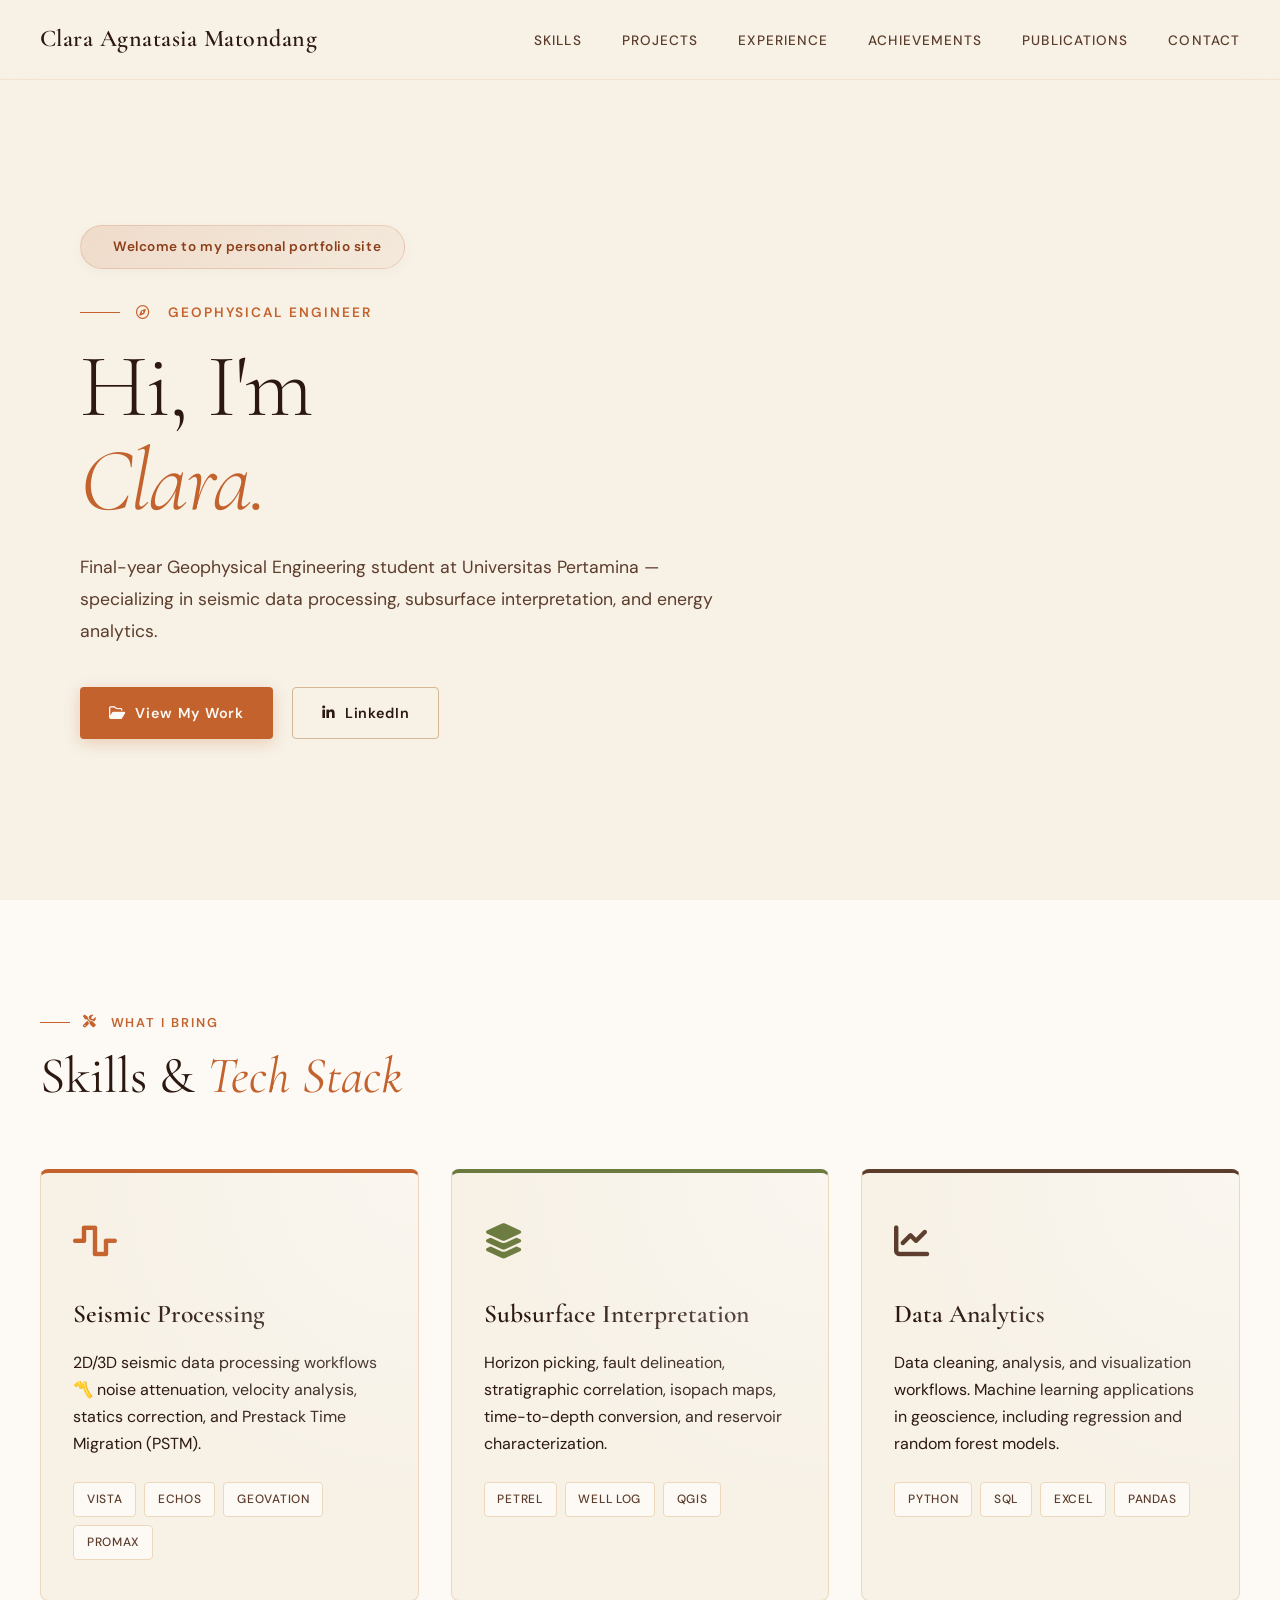
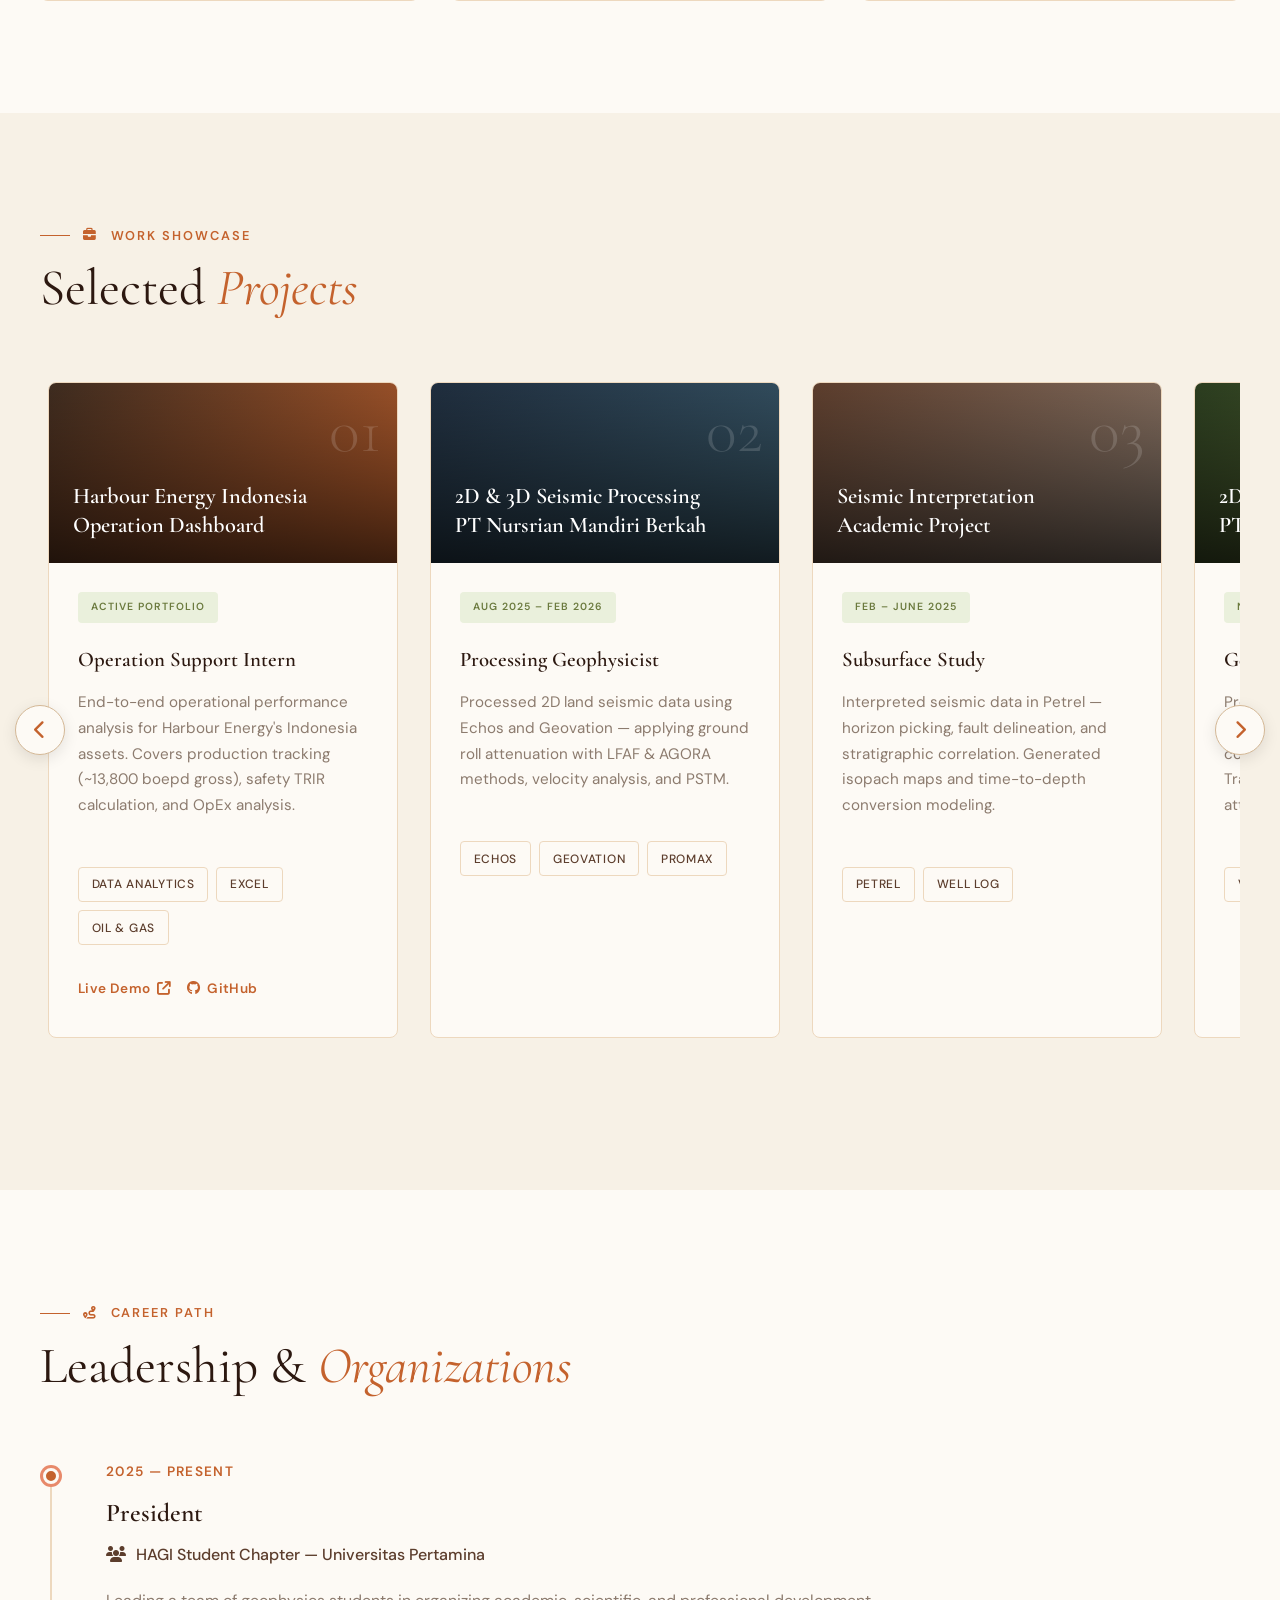
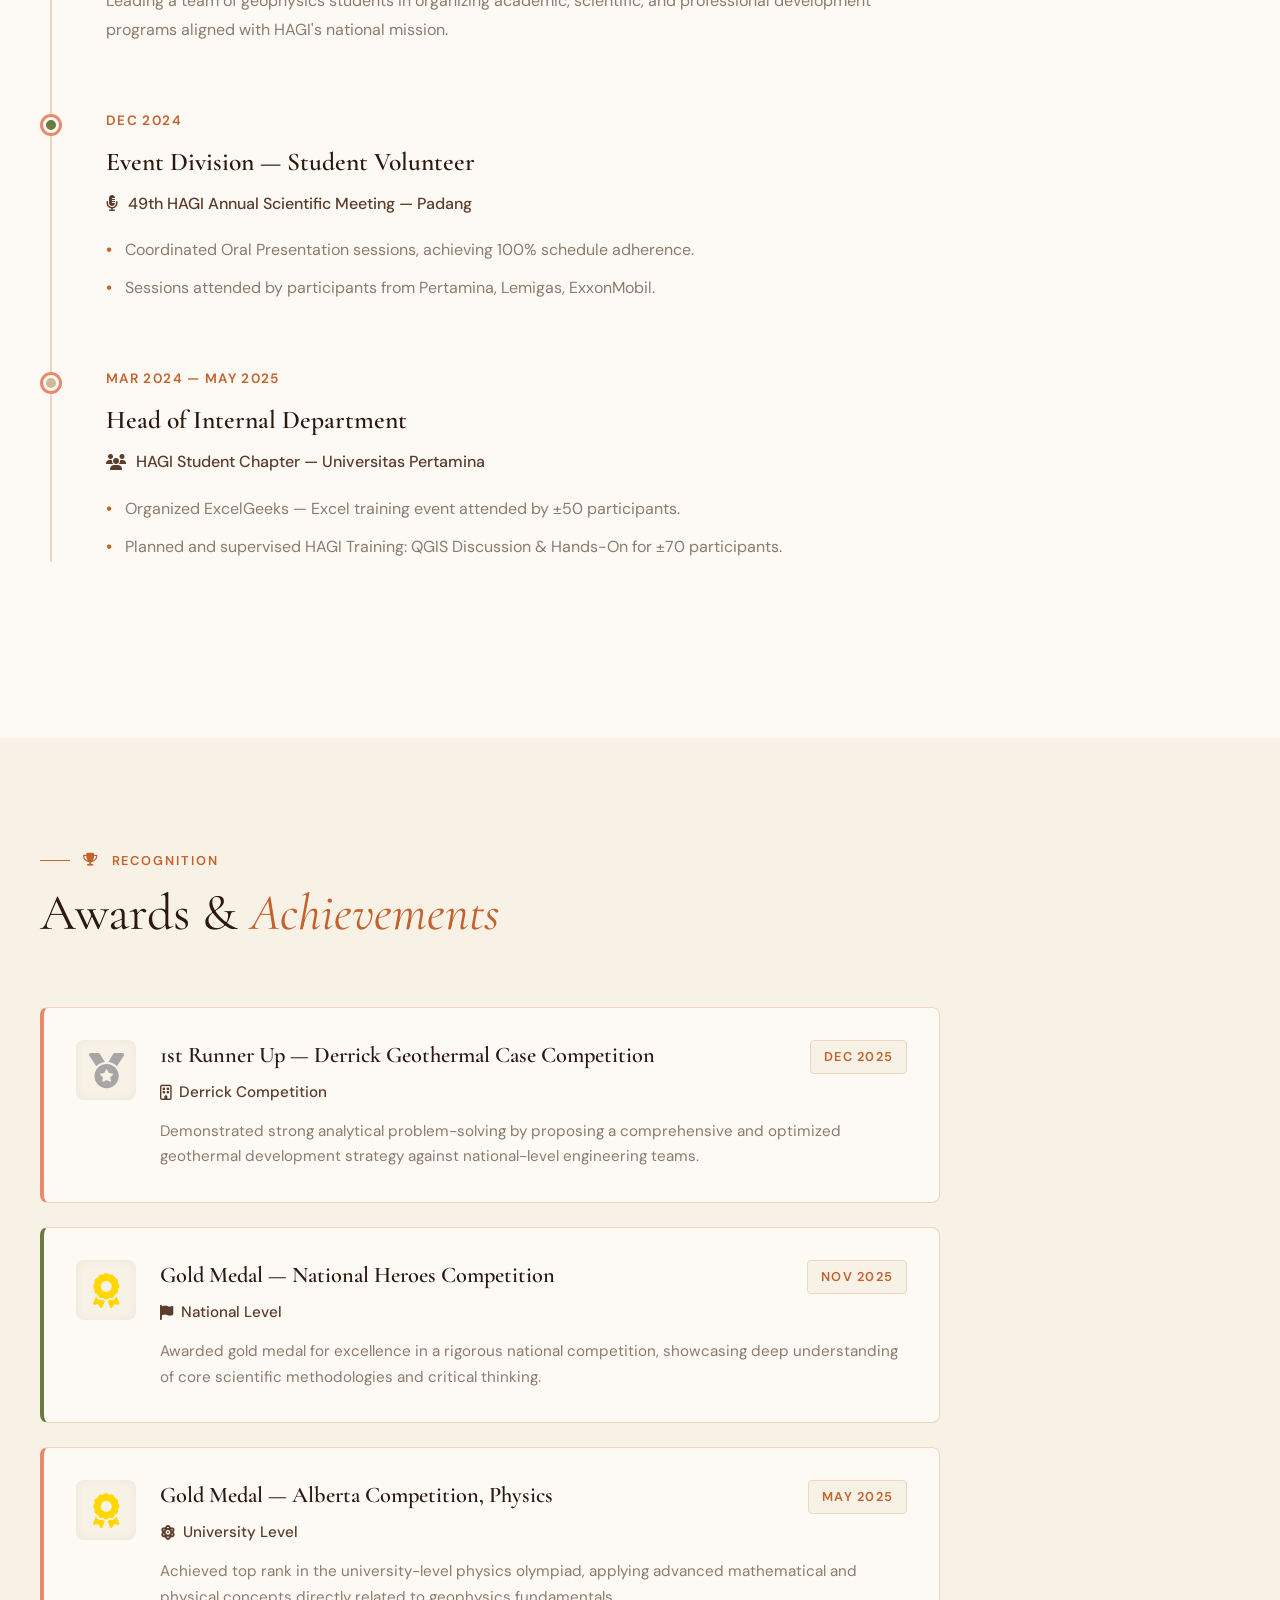
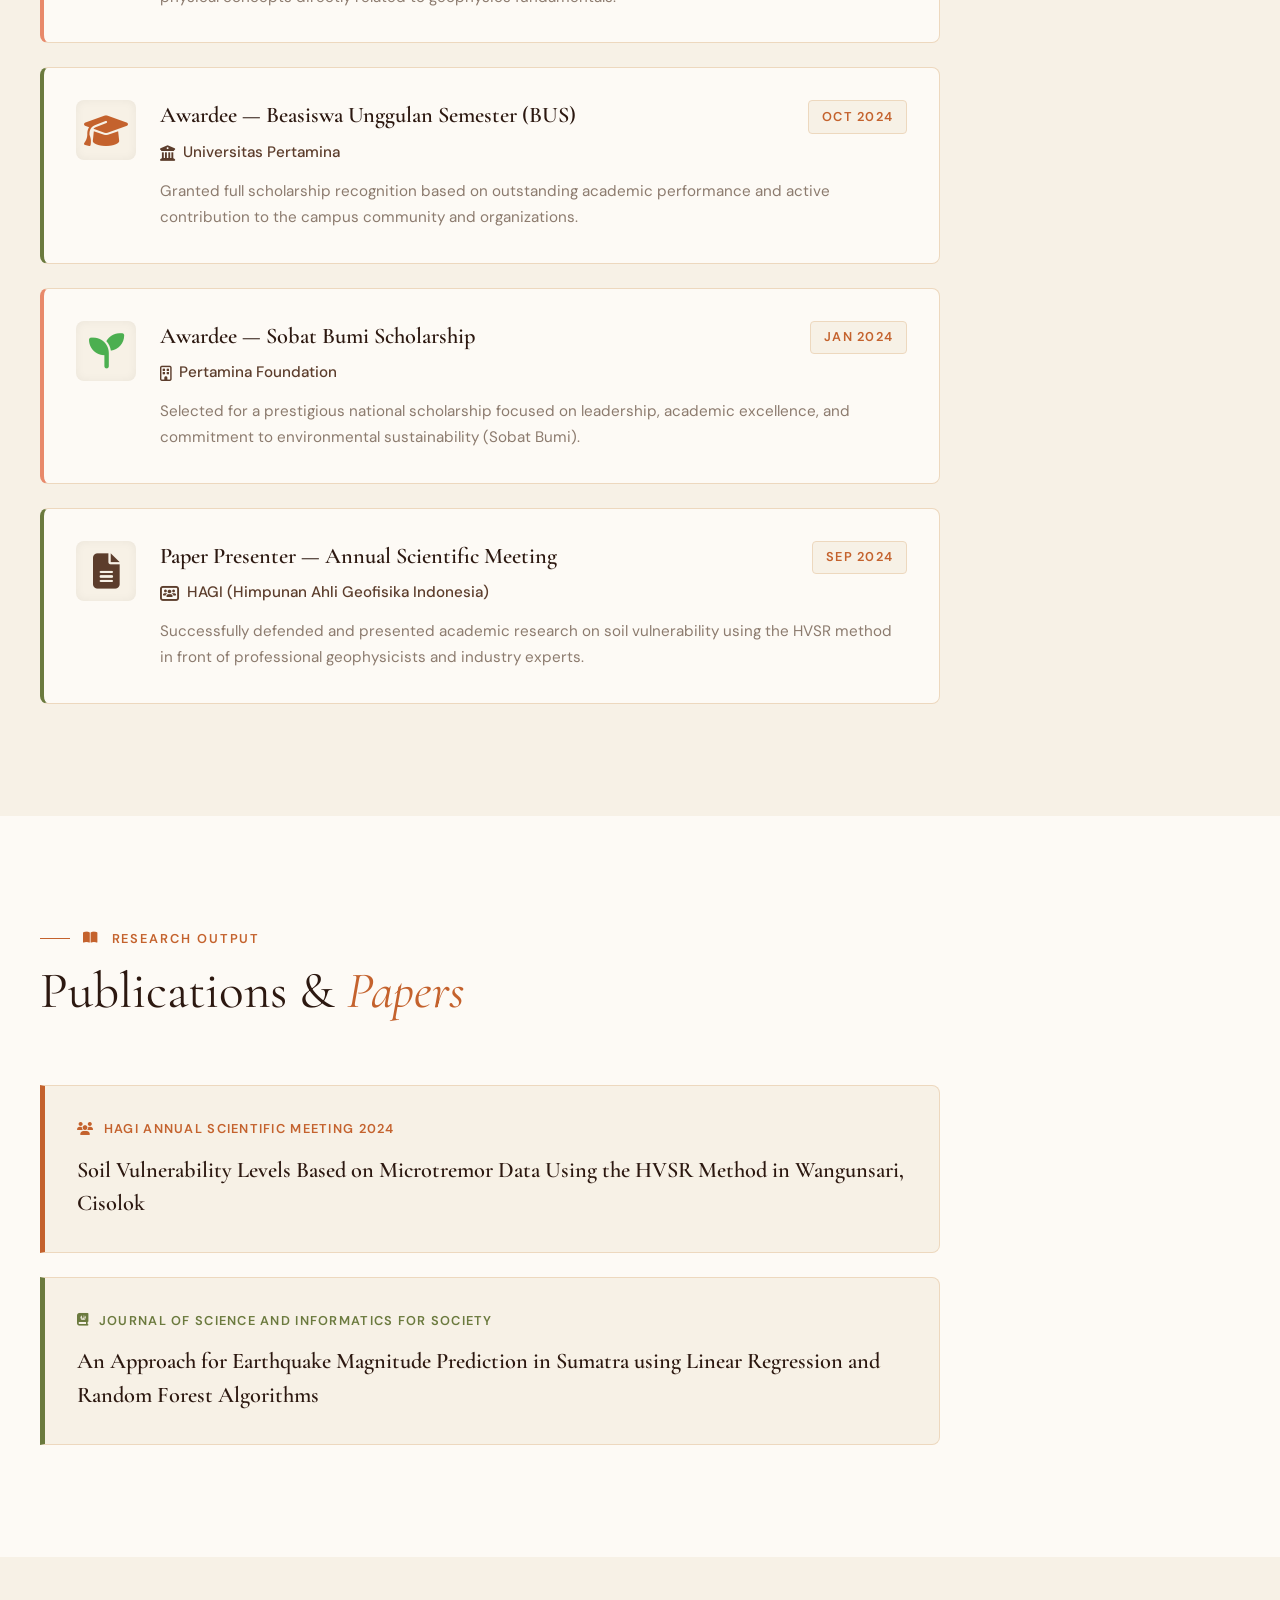
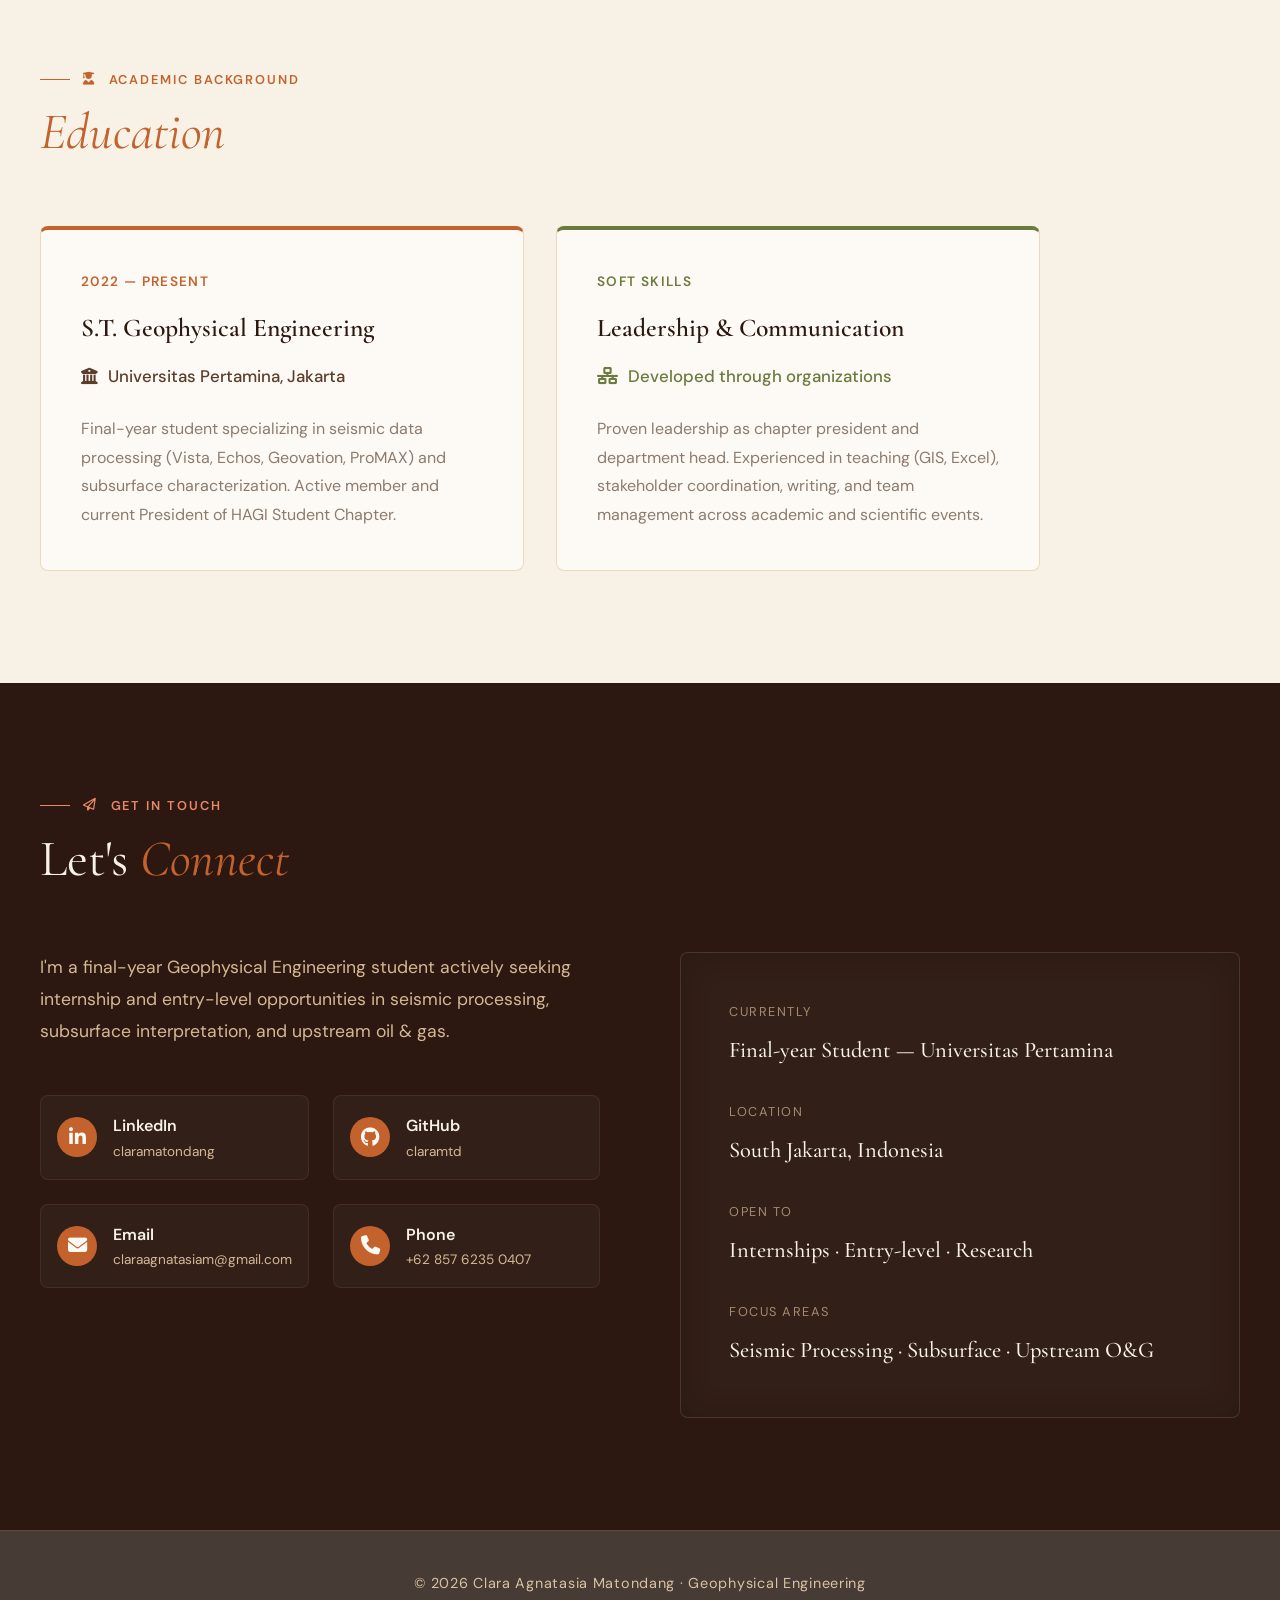
<file: index.html>
<!DOCTYPE html>
<html lang="en">
<head>
<meta charset="UTF-8">
<meta name="viewport" content="width=device-width, initial-scale=1.0">
<title>Clara Agnatasia Matondang — Portfolio</title>
<link rel="preconnect" href="https://fonts.googleapis.com">
<link rel="preconnect" href="https://fonts.gstatic.com" crossorigin>
<link href="https://fonts.googleapis.com/css2?family=Cormorant+Garamond:ital,wght@0,300;0,400;0,500;0,600;1,300;1,400&family=DM+Sans:wght@300;400;500;600&display=swap" rel="stylesheet">
<link rel="stylesheet" href="https://cdnjs.cloudflare.com/ajax/libs/font-awesome/6.4.0/css/all.min.css">
<style>
  :root {
    --cream: #F7F1E6;
    --cream-dark: #EDE4D2;
    --terracotta: #C4622D;
    --terracotta-light: #E8896A;
    --terracotta-dark: #8C3E18;
    --brown: #2C1810;
    --brown-mid: #5C3D2C;
    --olive: #6B7A3E;
    --olive-light: #9CAA6A;
    --sand: #D4B896;
    --sand-light: #EDD8BE;
    --muted: #8C7B6E;
    --white: #FDFAF5;
    
    --max-width: 1200px;
    --transition-smooth: all 0.4s cubic-bezier(0.165, 0.84, 0.44, 1);
  }

  * { margin: 0; padding: 0; box-sizing: border-box; }

  html { scroll-behavior: smooth; }

  body {
    background: var(--cream);
    color: var(--brown);
    font-family: 'DM Sans', sans-serif;
    font-size: 16px;
    line-height: 1.7;
    overflow-x: hidden;
  }

  /* CUSTOM SCROLLBAR FOR BODY */
  ::-webkit-scrollbar { width: 10px; }
  ::-webkit-scrollbar-track { background: var(--cream); }
  ::-webkit-scrollbar-thumb { background: var(--sand); border-radius: 10px; }
  ::-webkit-scrollbar-thumb:hover { background: var(--terracotta-light); }

  /* SCROLL ANIMATION CLASSES */
  .fade-up {
    opacity: 0;
    transform: translateY(30px);
    transition: opacity 0.8s ease-out, transform 0.8s ease-out;
  }
  .fade-up.show {
    opacity: 1;
    transform: translateY(0);
  }

  /* GLOBAL SECTION NAVIGATOR WIDGET */
  .section-nav-widget {
    position: fixed;
    right: 2rem;
    bottom: 2.5rem;
    z-index: 999;
    display: flex;
    flex-direction: column;
    gap: 0.6rem;
    opacity: 0; /* Hidden by default at top */
    transform: translateY(20px);
    pointer-events: none;
    transition: var(--transition-smooth);
  }
  .section-nav-widget.visible {
    opacity: 1;
    transform: translateY(0);
    pointer-events: auto;
  }
  .nav-btn {
    width: 48px; height: 48px;
    border-radius: 50%;
    background: rgba(247, 241, 230, 0.95);
    border: 1px solid var(--terracotta-light);
    color: var(--terracotta);
    font-size: 1.2rem;
    cursor: pointer;
    box-shadow: 0 4px 15px rgba(0,0,0,0.08);
    display: flex; align-items: center; justify-content: center;
    transition: var(--transition-smooth);
    backdrop-filter: blur(5px);
  }
  .nav-btn:hover {
    background: var(--terracotta);
    color: var(--white);
    border-color: var(--terracotta);
    transform: translateY(-2px);
  }

  /* NAV */
  nav {
    position: fixed; top: 0; left: 0; right: 0; z-index: 100;
    background: rgba(247, 241, 230, 0.85);
    backdrop-filter: blur(16px);
    -webkit-backdrop-filter: blur(16px);
    border-bottom: 1px solid rgba(237, 216, 190, 0.5);
    padding: 1.2rem 2.5rem;
    display: flex; justify-content: space-between; align-items: center;
    transition: var(--transition-smooth);
  }

  .nav-logo {
    font-family: 'Cormorant Garamond', serif;
    font-size: 1.5rem; font-weight: 600;
    color: var(--brown);
    text-decoration: none;
    letter-spacing: 0.02em;
    transition: color 0.3s;
  }
  
  .nav-logo:hover { color: var(--terracotta); }

  .nav-links { display: flex; gap: 2.5rem; list-style: none; }

  .nav-links a {
    font-size: 0.85rem; font-weight: 500; letter-spacing: 0.08em;
    text-transform: uppercase; color: var(--brown-mid);
    text-decoration: none; transition: var(--transition-smooth);
    position: relative;
  }

  .nav-links a::after {
    content: ''; position: absolute; width: 0; height: 1px;
    bottom: -4px; left: 0; background-color: var(--terracotta);
    transition: var(--transition-smooth);
  }

  .nav-links a:hover { color: var(--terracotta); }
  .nav-links a:hover::after { width: 100%; }

  /* HERO */
  .hero {
    min-height: 100vh;
    padding: 8rem 2.5rem 4rem;
    display: flex;
    align-items: center;
    max-width: var(--max-width);
    margin: 0 auto;
    position: relative;
  }

  .hero-text { max-width: 850px; }

  .hero-welcome {
    font-size: 0.85rem; font-weight: 600; color: var(--terracotta-dark);
    background: linear-gradient(135deg, rgba(196, 98, 45, 0.15) 0%, rgba(196, 98, 45, 0.05) 100%);
    padding: 0.6rem 1.4rem; border-radius: 50px;
    display: inline-flex; align-items: center; gap: 0.6rem;
    margin-bottom: 2rem; letter-spacing: 0.04em;
    border: 1px solid rgba(196, 98, 45, 0.2);
    box-shadow: 0 4px 15px rgba(0,0,0,0.03);
  }

  .hero-eyebrow {
    font-size: 0.85rem; letter-spacing: 0.15em; text-transform: uppercase;
    color: var(--terracotta); font-weight: 600; margin-bottom: 1rem;
    display: flex; align-items: center; gap: 1rem;
  }

  .hero-eyebrow::before {
    content: ''; display: block; width: 40px; height: 1px;
    background: var(--terracotta);
  }

  h1.hero-name {
    font-family: 'Cormorant Garamond', serif;
    font-size: clamp(3.5rem, 7vw, 6rem);
    font-weight: 300; line-height: 1.05;
    color: var(--brown); margin-bottom: 1.5rem;
    letter-spacing: -0.02em;
  }

  h1.hero-name em {
    font-style: italic; color: var(--terracotta);
  }

  .hero-tagline {
    font-size: 1.1rem; color: var(--brown-mid); margin-bottom: 2.5rem;
    font-weight: 400; max-width: 650px; line-height: 1.8;
  }

  .hero-cta { display: flex; gap: 1.2rem; flex-wrap: wrap; }

  .btn {
    display: inline-flex; align-items: center; gap: 0.6rem;
    padding: 0.8rem 1.8rem; border-radius: 4px; font-size: 0.9rem;
    font-weight: 600; letter-spacing: 0.05em; text-decoration: none;
    transition: var(--transition-smooth); cursor: pointer; border: none;
  }

  .btn-primary {
    background: var(--terracotta); color: var(--white);
    box-shadow: 0 4px 15px rgba(196, 98, 45, 0.25);
  }

  .btn-primary:hover { 
    background: var(--terracotta-dark); 
    transform: translateY(-3px);
    box-shadow: 0 8px 20px rgba(196, 98, 45, 0.35);
  }

  .btn-outline {
    background: transparent; color: var(--brown);
    border: 1px solid var(--sand); 
  }

  .btn-outline:hover { 
    border-color: var(--terracotta); color: var(--terracotta); 
    background: rgba(196, 98, 45, 0.05);
    transform: translateY(-3px);
  }

  /* SECTION STRUCTURE */
  .scroll-section { padding: 7rem 2.5rem; }
  .scroll-section:nth-child(even) { background: var(--white); }

  .section-inner { max-width: var(--max-width); margin: 0 auto; }

  .section-label {
    font-size: 0.8rem; letter-spacing: 0.15em; text-transform: uppercase;
    color: var(--terracotta); font-weight: 600; margin-bottom: 0.8rem;
    display: flex; align-items: center; gap: 0.8rem;
  }

  .section-label::before {
    content: ''; display: block; width: 30px; height: 1px;
    background: var(--terracotta);
  }

  h2.section-title {
    font-family: 'Cormorant Garamond', serif;
    font-size: clamp(2.2rem, 4vw, 3.5rem);
    font-weight: 400; line-height: 1.15; color: var(--brown);
    margin-bottom: 4rem;
  }

  h2.section-title em { font-style: italic; color: var(--terracotta); }

  /* SKILLS */
  .skills-grid {
    display: grid; 
    grid-template-columns: repeat(auto-fit, minmax(320px, 1fr)); 
    gap: 2rem;
  }

  .skill-card {
    background: var(--cream); border: 1px solid var(--sand-light);
    border-radius: 8px; padding: 2.5rem 2rem;
    border-top: 4px solid var(--terracotta);
    transition: var(--transition-smooth);
    position: relative; overflow: hidden;
  }

  .skill-card::after {
    content: ''; position: absolute; inset: 0;
    background: radial-gradient(circle at top right, rgba(255,255,255,0.4) 0%, transparent 60%);
    pointer-events: none;
  }

  .skill-card:hover { 
    transform: translateY(-10px); 
    box-shadow: 0 15px 30px rgba(0,0,0,0.06);
    border-color: var(--sand);
  }

  .skill-card:nth-child(2) { border-top-color: var(--olive); }
  .skill-card:nth-child(3) { border-top-color: var(--brown-mid); }

  .skill-icon {
    font-size: 2.2rem; margin-bottom: 1.2rem;
    transition: transform 0.4s ease; color: var(--terracotta);
  }
  
  .skill-card:nth-child(2) .skill-icon { color: var(--olive); }
  .skill-card:nth-child(3) .skill-icon { color: var(--brown-mid); }

  .skill-card:hover .skill-icon { transform: scale(1.1) rotate(5deg); }

  .skill-card h3 {
    font-family: 'Cormorant Garamond', serif;
    font-size: 1.6rem; font-weight: 600; margin-bottom: 0.8rem;
    color: var(--brown);
  }

  .skill-tags {
    display: flex; flex-wrap: wrap; gap: 0.5rem; margin-top: 1.5rem;
  }

  .tag {
    font-size: 0.75rem; letter-spacing: 0.06em; text-transform: uppercase;
    padding: 0.4rem 0.8rem; border-radius: 4px;
    background: var(--white); color: var(--brown-mid);
    border: 1px solid var(--sand-light); font-weight: 500;
    transition: var(--transition-smooth);
  }
  
  .tag:hover {
    background: var(--terracotta); color: var(--white);
    border-color: var(--terracotta); transform: translateY(-2px);
  }

  /* PROJECTS - HORIZONTAL SCROLL WITH ARROWS */
  .projects-container {
    position: relative;
    width: 100%;
  }

  /* Slider Arrows */
  .slider-btn {
    position: absolute;
    top: 50%;
    transform: translateY(-50%);
    width: 50px; height: 50px;
    background: var(--white);
    border: 1px solid var(--sand);
    color: var(--terracotta);
    border-radius: 50%;
    display: flex; align-items: center; justify-content: center;
    font-size: 1.2rem;
    cursor: pointer;
    box-shadow: 0 4px 15px rgba(0,0,0,0.1);
    z-index: 10;
    transition: var(--transition-smooth);
  }
  .slider-btn:hover {
    background: var(--terracotta);
    color: var(--white);
    border-color: var(--terracotta);
    box-shadow: 0 6px 20px rgba(196, 98, 45, 0.3);
  }
  .slider-btn.left { left: -25px; }
  .slider-btn.right { right: -25px; }
  
  /* Sembunyikan panah di layar kecil (mereka bisa langsung swipe) */
  @media (max-width: 768px) {
    .slider-btn { display: none; }
  }

  .projects-grid {
    display: flex;
    gap: 2rem;
    overflow-x: auto;
    scroll-snap-type: x mandatory;
    padding-bottom: 2.5rem; 
    padding-left: 0.5rem;
    padding-right: 0.5rem;
    -webkit-overflow-scrolling: touch;
    scrollbar-width: thin;
    scrollbar-color: var(--terracotta-light) rgba(212, 184, 150, 0.25);
  }

  .projects-grid::-webkit-scrollbar { height: 12px; }
  .projects-grid::-webkit-scrollbar-track { background: rgba(212, 184, 150, 0.25); border-radius: 10px; }
  .projects-grid::-webkit-scrollbar-thumb { background: var(--terracotta-light); border-radius: 10px; border: 2px solid var(--cream); }
  .projects-grid::-webkit-scrollbar-thumb:hover { background: var(--terracotta); }

  .project-card {
    flex: 0 0 350px; 
    max-width: 85vw; 
    background: var(--white); border: 1px solid var(--sand-light);
    border-radius: 8px; overflow: hidden;
    transition: var(--transition-smooth);
    display: flex; flex-direction: column;
    scroll-snap-align: center;
  }

  .project-card:hover {
    box-shadow: 0 15px 30px rgba(0,0,0,0.08);
    transform: translateY(-8px);
    border-color: var(--sand);
  }

  .project-header {
    height: 180px;
    display: flex; align-items: flex-end; padding: 1.5rem;
    position: relative; overflow: hidden;
  }

  .project-header::after {
    content: ''; position: absolute; inset: 0;
    background: linear-gradient(to top, rgba(0,0,0,0.7) 0%, rgba(0,0,0,0) 100%);
  }

  .project-header.oil-gas { background: linear-gradient(135deg, #3D2B1F 0%, #C4622D 100%); }
  .project-header.seismic-pro { background: linear-gradient(135deg, #1F2D3D 0%, #3A5A6B 100%); }
  .project-header.seismic-interp { background: linear-gradient(135deg, #5C3D2C 0%, #8C7B6E 100%); }
  .project-header.seismic-geo { background: linear-gradient(135deg, #2B3D1F 0%, #6B7A3E 100%); }

  .project-header-text {
    font-family: 'Cormorant Garamond', serif;
    font-size: 1.4rem; font-weight: 600; color: white;
    line-height: 1.3; position: relative; z-index: 2;
  }

  .project-number {
    position: absolute; top: 1rem; right: 1rem;
    font-family: 'Cormorant Garamond', serif;
    font-size: 4rem; font-weight: 300;
    color: rgba(255,255,255,0.15);
    line-height: 1; z-index: 1;
    transition: transform 0.5s cubic-bezier(0.165, 0.84, 0.44, 1);
  }
  
  .project-card:hover .project-number {
    transform: scale(1.1) translate(-5px, 5px);
    color: rgba(255,255,255,0.25);
  }

  .project-body { padding: 1.8rem; flex: 1; display: flex; flex-direction: column; }

  .project-badge {
    display: inline-block; font-size: 0.65rem; letter-spacing: 0.1em;
    text-transform: uppercase; padding: 0.4rem 0.8rem;
    background: var(--cream-dark); color: var(--brown-mid);
    border-radius: 4px; margin-bottom: 1.2rem; align-self: flex-start;
    font-weight: 600;
  }

  .project-badge.active { background: #EAF0DC; color: var(--olive); }

  .project-body h3 {
    font-family: 'Cormorant Garamond', serif;
    font-size: 1.3rem; font-weight: 600; color: var(--brown);
    margin-bottom: 0.8rem;
  }

  .project-body p {
    font-size: 0.95rem; color: var(--muted); line-height: 1.7; margin-bottom: 1.5rem;
  }

  .project-links {
    display: flex; gap: 1rem; margin-top: auto;
  }

  .project-link {
    font-size: 0.85rem; font-weight: 600; color: var(--terracotta);
    text-decoration: none; letter-spacing: 0.03em;
    display: flex; align-items: center; gap: 0.4rem;
    transition: var(--transition-smooth);
    padding: 0.5rem 0;
  }

  .project-link:hover { 
    gap: 0.6rem; color: var(--terracotta-dark);
  }

  /* EXPERIENCE / TIMELINE */
  .timeline { position: relative; max-width: 850px; margin-left: 10px; }

  .timeline::before {
    content: ''; position: absolute; left: 0; top: 8px; bottom: 0;
    width: 2px; background: var(--sand-light);
  }

  .timeline-item {
    padding-left: 3.5rem; margin-bottom: 4rem; position: relative;
  }

  .timeline-dot {
    position: absolute; left: -7px; top: 8px;
    width: 16px; height: 16px; border-radius: 50%;
    background: var(--terracotta); border: 3px solid var(--white);
    box-shadow: 0 0 0 3px var(--terracotta-light);
    transition: transform 0.3s;
  }
  
  .timeline-item:hover .timeline-dot { transform: scale(1.3); }

  .timeline-period {
    font-size: 0.85rem; letter-spacing: 0.1em; text-transform: uppercase;
    color: var(--terracotta); margin-bottom: 0.5rem; font-weight: 600;
  }

  .timeline-role {
    font-family: 'Cormorant Garamond', serif;
    font-size: 1.6rem; font-weight: 600; color: var(--brown);
    margin-bottom: 0.4rem;
  }

  .timeline-company {
    display: flex; align-items: center; gap: 0.6rem;
    font-size: 1rem; color: var(--brown-mid); margin-bottom: 1.2rem; font-weight: 500;
  }

  .timeline-desc {
    font-size: 1rem; color: var(--muted); line-height: 1.8;
  }

  .timeline-desc ul { list-style: none; }
  .timeline-desc li { 
    margin-bottom: 0.6rem; position: relative; padding-left: 1.2rem; 
  }
  .timeline-desc li::before {
    content: '•'; position: absolute; left: 0; color: var(--terracotta); font-weight: bold;
  }

  /* DETAILED ACHIEVEMENTS LIST (CV Style) */
  .achievements-list {
    display: flex;
    flex-direction: column;
    gap: 1.5rem;
    max-width: 900px;
  }
  
  .achievement-item {
    background: var(--white); border: 1px solid var(--sand-light);
    border-radius: 8px; padding: 2rem;
    display: flex; align-items: flex-start; gap: 1.5rem;
    transition: var(--transition-smooth);
    border-left: 4px solid var(--terracotta-light);
  }
  
  .achievement-item:nth-child(even) { border-left-color: var(--olive); }
  
  .achievement-item:hover { 
    transform: translateX(8px); 
    box-shadow: 0 10px 25px rgba(0,0,0,0.06);
    border-color: var(--sand);
  }
  
  .achievement-medal {
    font-size: 2.2rem; flex-shrink: 0; line-height: 1;
    width: 60px; height: 60px;
    background: var(--cream);
    display: flex; align-items: center; justify-content: center;
    border-radius: 8px;
    box-shadow: inset 0 0 10px rgba(0,0,0,0.05);
  }
  
  .achievement-content { flex: 1; }
  
  .achievement-header {
    display: flex; justify-content: space-between; align-items: flex-start;
    margin-bottom: 0.4rem;
    flex-wrap: wrap; gap: 0.5rem;
  }

  .achievement-title {
    font-family: 'Cormorant Garamond', serif;
    font-size: 1.4rem; font-weight: 600; color: var(--brown); line-height: 1.3;
  }
  
  .achievement-year {
    font-size: 0.8rem; letter-spacing: 0.1em; text-transform: uppercase;
    color: var(--terracotta); font-weight: 600;
    background: var(--cream); padding: 0.3rem 0.8rem; border-radius: 4px;
    border: 1px solid var(--sand-light);
  }
  
  .achievement-org {
    font-size: 0.95rem; color: var(--brown-mid); font-weight: 500;
    display: flex; align-items: center; gap: 0.5rem; margin-bottom: 0.8rem;
  }
  
  .achievement-desc {
    font-size: 0.95rem; color: var(--muted); line-height: 1.7;
  }

  /* PUBLICATIONS */
  .pub-list { display: flex; flex-direction: column; gap: 1.5rem; max-width: 900px; }
  .pub-item {
    background: var(--cream); border: 1px solid var(--sand-light);
    border-left: 5px solid var(--terracotta);
    border-radius: 0 8px 8px 0; padding: 2rem;
    transition: var(--transition-smooth);
  }
  .pub-item:hover {
    transform: translateX(10px);
    box-shadow: 0 8px 20px rgba(0,0,0,0.06);
  }
  .pub-item:nth-child(2) { border-left-color: var(--olive); }
  .pub-venue {
    font-size: 0.8rem; letter-spacing: 0.1em; text-transform: uppercase;
    color: var(--terracotta); margin-bottom: 0.8rem; font-weight: 600;
    display: flex; align-items: center; gap: 0.6rem;
  }
  .pub-item:nth-child(2) .pub-venue { color: var(--olive); }
  .pub-title {
    font-family: 'Cormorant Garamond', serif;
    font-size: 1.4rem; font-weight: 600; color: var(--brown); line-height: 1.5;
  }

  /* EDUCATION */
  .edu-grid {
    display: grid; grid-template-columns: repeat(auto-fit, minmax(350px, 1fr));
    gap: 2rem; max-width: 1000px;
  }

  .edu-card {
    background: var(--white); border: 1px solid var(--sand-light);
    border-radius: 8px; padding: 2.5rem;
    transition: var(--transition-smooth);
    border-top: 4px solid var(--terracotta);
  }
  
  .edu-card:hover {
    transform: translateY(-8px);
    box-shadow: 0 15px 30px rgba(0,0,0,0.06);
    border-color: var(--sand);
  }

  .edu-card.soft-skills { border-top-color: var(--olive); }

  .edu-year {
    font-size: 0.85rem; letter-spacing: 0.1em; text-transform: uppercase;
    color: var(--terracotta); margin-bottom: 0.8rem; font-weight: 600;
  }
  .edu-card.soft-skills .edu-year { color: var(--olive); }

  .edu-degree {
    font-family: 'Cormorant Garamond', serif;
    font-size: 1.6rem; font-weight: 600; color: var(--brown);
    margin-bottom: 0.8rem;
  }

  .edu-school { 
    display: flex; align-items: center; gap: 0.6rem;
    font-size: 1.05rem; color: var(--brown-mid); margin-bottom: 1.5rem; font-weight: 500;
  }

  .edu-detail {
    font-size: 1rem; color: var(--muted); line-height: 1.8;
  }

  /* CONTACT */
  #contact { background: var(--brown); color: var(--cream); }
  #contact .section-label { color: var(--terracotta-light); }
  #contact .section-label::before { background: var(--terracotta-light); }
  #contact h2.section-title { color: var(--cream); }

  .contact-layout {
    display: grid; grid-template-columns: 1fr 1fr; gap: 5rem; align-items: start;
  }

  .contact-text {
    font-size: 1.1rem; color: var(--sand); line-height: 1.8; margin-bottom: 3rem;
  }

  .contact-links { display: grid; grid-template-columns: 1fr 1fr; gap: 1.5rem; }

  .contact-link {
    display: flex; align-items: center; gap: 1rem;
    color: var(--cream); text-decoration: none;
    font-size: 1rem; transition: var(--transition-smooth);
    padding: 1rem; border-radius: 8px;
    background: rgba(255,255,255,0.03);
    border: 1px solid rgba(212,184,150,0.1);
  }

  .contact-link:hover { 
    background: rgba(255,255,255,0.08);
    border-color: var(--terracotta-light);
    transform: translateY(-3px);
  }

  .contact-link-icon {
    width: 40px; height: 40px; border-radius: 50%;
    background: var(--terracotta); color: var(--white);
    display: flex; align-items: center; justify-content: center;
    font-size: 1.2rem; flex-shrink: 0;
  }

  .contact-info-card {
    background: rgba(255,255,255,0.03); border: 1px solid rgba(212,184,150,0.15);
    border-radius: 8px; padding: 3rem;
    box-shadow: inset 0 0 30px rgba(0,0,0,0.2);
  }

  .contact-field { margin-bottom: 2rem; }
  .contact-field:last-child { margin-bottom: 0; }

  .contact-field-label {
    font-size: 0.8rem; letter-spacing: 0.12em; text-transform: uppercase;
    color: var(--sand); opacity: 0.7; margin-bottom: 0.5rem;
  }

  .contact-field-value {
    font-family: 'Cormorant Garamond', serif;
    font-size: 1.4rem; color: var(--cream); font-weight: 500;
  }

  /* FOOTER */
  footer {
    background: #1A0E09; border-top: 1px solid rgba(212,184,150,0.1);
    padding: 2.5rem; text-align: center;
    font-size: 0.9rem; color: var(--sand); opacity: 0.8;
    letter-spacing: 0.05em;
  }

  /* RESPONSIVE */
  @media (max-width: 900px) {
    .contact-layout { grid-template-columns: 1fr; gap: 3rem; }
    .contact-links { grid-template-columns: 1fr; }
    .nav-links { display: none; }
    .scroll-section { padding: 5rem 1.5rem; }
    
    .achievement-item { flex-direction: column; gap: 1rem; padding: 1.5rem; }
    .achievement-medal { width: 50px; height: 50px; font-size: 1.8rem; }
    
    .section-nav-widget { right: 1rem; bottom: 1.5rem; }
    .nav-btn { width: 40px; height: 40px; font-size: 1rem; }
  }
</style>
</head>
<body>

<div class="section-nav-widget" id="sectionNavigator">
  <button class="nav-btn" id="navUp" title="Previous Section"><i class="fa-solid fa-chevron-up"></i></button>
  <button class="nav-btn" id="navDown" title="Next Section"><i class="fa-solid fa-chevron-down"></i></button>
</div>

<nav id="navbar">
  <a href="#home" class="nav-logo">Clara Agnatasia Matondang</a>
  <ul class="nav-links">
    <li><a href="#skills">Skills</a></li>
    <li><a href="#projects">Projects</a></li>
    <li><a href="#experience">Experience</a></li>
    <li><a href="#achievements">Achievements</a></li>
    <li><a href="#publications">Publications</a></li>
    <li><a href="#contact">Contact</a></li>
  </ul>
</nav>

<section id="home" class="scroll-section" style="padding: 0;">
  <div class="hero">
    <div class="hero-text">
      <div class="hero-welcome">
        <i class="fa-solid fa-sparkles"></i> Welcome to my personal portfolio site
      </div>
      <div class="hero-eyebrow">
        <i class="fa-regular fa-compass"></i> Geophysical Engineer
      </div>
      <h1 class="hero-name">
        Hi, I'm<br><em>Clara.</em>
      </h1>
      <p class="hero-tagline">
        Final-year Geophysical Engineering student at Universitas Pertamina — specializing in seismic data processing, subsurface interpretation, and energy analytics.
      </p>
      <div class="hero-cta">
        <a href="#projects" class="btn btn-primary"><i class="fa-regular fa-folder-open"></i> View My Work</a>
        <a href="https://www.linkedin.com/in/claramatondang/" target="_blank" class="btn btn-outline"><i class="fa-brands fa-linkedin-in"></i> LinkedIn</a>
      </div>
    </div>
  </div>
</section>

<section id="skills" class="scroll-section">
  <div class="section-inner fade-up">
    <div class="section-label">
      <i class="fa-solid fa-screwdriver-wrench"></i> What I bring
    </div>
    <h2 class="section-title">Skills &amp; <em>Tech Stack</em></h2>

    <div class="skills-grid">
      <div class="skill-card">
        <div class="skill-icon"><i class="fa-solid fa-wave-square"></i></div>
        <h3>Seismic Processing</h3>
        <p>2D/3D seismic data processing workflows 〽️ noise attenuation, velocity analysis, statics correction, and Prestack Time Migration (PSTM).</p>
        <div class="skill-tags">
          <span class="tag">Vista</span>
          <span class="tag">Echos</span>
          <span class="tag">Geovation</span>
          <span class="tag">ProMAX</span>
        </div>
      </div>

      <div class="skill-card">
        <div class="skill-icon"><i class="fa-solid fa-layer-group"></i></div>
        <h3>Subsurface Interpretation</h3>
        <p>Horizon picking, fault delineation, stratigraphic correlation, isopach maps, time-to-depth conversion, and reservoir characterization.</p>
        <div class="skill-tags">
          <span class="tag">Petrel</span>
          <span class="tag">Well Log</span>
          <span class="tag">QGIS</span>
        </div>
      </div>

      <div class="skill-card">
        <div class="skill-icon"><i class="fa-solid fa-chart-line"></i></div>
        <h3>Data Analytics</h3>
        <p>Data cleaning, analysis, and visualization workflows. Machine learning applications in geoscience, including regression and random forest models.</p>
        <div class="skill-tags">
          <span class="tag">Python</span>
          <span class="tag">SQL</span>
          <span class="tag">Excel</span>
          <span class="tag">Pandas</span>
        </div>
      </div>
    </div>
  </div>
</section>

<section id="projects" class="scroll-section">
  <div class="section-inner fade-up">
    <div class="section-label">
      <i class="fa-solid fa-briefcase"></i> Work showcase
    </div>
    <h2 class="section-title">Selected <em>Projects</em></h2>

    <div class="projects-container">
      
      <button class="slider-btn left" id="slideLeft" title="Scroll Left"><i class="fa-solid fa-chevron-left"></i></button>
      <button class="slider-btn right" id="slideRight" title="Scroll Right"><i class="fa-solid fa-chevron-right"></i></button>

      <div class="projects-grid" id="projectsSlider">
        
        <div class="project-card">
          <div class="project-header oil-gas">
            <span class="project-number">01</span>
            <div class="project-header-text">Harbour Energy Indonesia<br>Operation Dashboard</div>
          </div>
          <div class="project-body">
            <span class="project-badge active">Active Portfolio</span>
            <h3>Operation Support Intern</h3>
            <p>End-to-end operational performance analysis for Harbour Energy's Indonesia assets. Covers production tracking (~13,800 boepd gross), safety TRIR calculation, and OpEx analysis.</p>
            <div class="skill-tags" style="margin-bottom: 1.5rem;">
              <span class="tag">Data Analytics</span>
              <span class="tag">Excel</span>
              <span class="tag">Oil &amp; Gas</span>
            </div>
            <div class="project-links">
              <a href="./projects/harbour-energy/index.html" target="_blank" class="project-link">Live Demo <i class="fa-solid fa-arrow-up-right-from-square"></i></a>
              <a href="https://github.com/claramtd/PORTFOLIO_HARBOUR_ENERGY" target="_blank" class="project-link"><i class="fa-brands fa-github"></i> GitHub</a>
            </div>
          </div>
        </div>

        <div class="project-card">
          <div class="project-header seismic-pro">
            <span class="project-number">02</span>
            <div class="project-header-text">2D &amp; 3D Seismic Processing<br>PT Nursrian Mandiri Berkah</div>
          </div>
          <div class="project-body">
            <span class="project-badge active">Aug 2025 – Feb 2026</span>
            <h3>Processing Geophysicist</h3>
            <p>Processed 2D land seismic data using Echos and Geovation — applying ground roll attenuation with LFAF &amp; AGORA methods, velocity analysis, and PSTM.</p>
            <div class="skill-tags" style="margin-bottom: 1.5rem;">
              <span class="tag">Echos</span>
              <span class="tag">Geovation</span>
              <span class="tag">ProMAX</span>
            </div>
          </div>
        </div>

        <div class="project-card">
          <div class="project-header seismic-interp">
            <span class="project-number">03</span>
            <div class="project-header-text">Seismic Interpretation<br>Academic Project</div>
          </div>
          <div class="project-body">
            <span class="project-badge active">Feb – June 2025</span>
            <h3>Subsurface Study</h3>
            <p>Interpreted seismic data in Petrel — horizon picking, fault delineation, and stratigraphic correlation. Generated isopach maps and time-to-depth conversion modeling.</p>
            <div class="skill-tags" style="margin-bottom: 1.5rem;">
              <span class="tag">Petrel</span>
              <span class="tag">Well Log</span>
            </div>
          </div>
        </div>

        <div class="project-card">
          <div class="project-header seismic-geo">
            <span class="project-number">04</span>
            <div class="project-header-text">2D Seismic Processing<br>PT Geodwipa Teknika</div>
          </div>
          <div class="project-body">
            <span class="project-badge active">Nov 2024 – Apr 2025</span>
            <h3>Geophysicist Intern</h3>
            <p>Processed 2D seismic data using Vista for denoising, velocity analysis, statics correction, and PSTM. Applied Curvelet Transform for advanced noise attenuation.</p>
            <div class="skill-tags" style="margin-bottom: 1.5rem;">
              <span class="tag">Vista</span>
              <span class="tag">Curvelet Transform</span>
            </div>
          </div>
        </div>

      </div>
    </div>
  </div>
</section>

<section id="experience" class="scroll-section">
  <div class="section-inner fade-up">
    <div class="section-label">
      <i class="fa-solid fa-route"></i> Career path
    </div>
    <h2 class="section-title">Leadership &amp; <em>Organizations</em></h2>

    <div class="timeline">
      <div class="timeline-item">
        <div class="timeline-dot"></div>
        <div class="timeline-period">2025 — Present</div>
        <div class="timeline-role">President</div>
        <div class="timeline-company">
          <i class="fa-solid fa-users"></i> HAGI Student Chapter — Universitas Pertamina
        </div>
        <div class="timeline-desc">
          Leading a team of geophysics students in organizing academic, scientific, and professional development programs aligned with HAGI's national mission.
        </div>
      </div>

      <div class="timeline-item">
        <div class="timeline-dot" style="background: var(--olive);"></div>
        <div class="timeline-period">Dec 2024</div>
        <div class="timeline-role">Event Division — Student Volunteer</div>
        <div class="timeline-company">
          <i class="fa-solid fa-microphone-lines"></i> 49th HAGI Annual Scientific Meeting — Padang
        </div>
        <div class="timeline-desc">
          <ul>
            <li>Coordinated Oral Presentation sessions, achieving 100% schedule adherence.</li>
            <li>Sessions attended by participants from Pertamina, Lemigas, ExxonMobil.</li>
          </ul>
        </div>
      </div>

      <div class="timeline-item">
        <div class="timeline-dot" style="background: var(--sand);"></div>
        <div class="timeline-period">Mar 2024 — May 2025</div>
        <div class="timeline-role">Head of Internal Department</div>
        <div class="timeline-company">
           <i class="fa-solid fa-users"></i> HAGI Student Chapter — Universitas Pertamina
        </div>
        <div class="timeline-desc">
          <ul>
            <li>Organized ExcelGeeks — Excel training event attended by ±50 participants.</li>
            <li>Planned and supervised HAGI Training: QGIS Discussion &amp; Hands-On for ±70 participants.</li>
          </ul>
        </div>
      </div>
    </div>
  </div>
</section>

<section id="achievements" class="scroll-section">
  <div class="section-inner fade-up">
    <div class="section-label">
      <i class="fa-solid fa-trophy"></i> Recognition
    </div>
    <h2 class="section-title">Awards &amp; <em>Achievements</em></h2>

    <div class="achievements-list">
      
      <div class="achievement-item">
        <div class="achievement-medal"><i class="fa-solid fa-medal" style="color: #A6A6A6;"></i></div>
        <div class="achievement-content">
          <div class="achievement-header">
            <h3 class="achievement-title">1st Runner Up — Derrick Geothermal Case Competition</h3>
            <span class="achievement-year">Dec 2025</span>
          </div>
          <div class="achievement-org"><i class="fa-regular fa-building"></i> Derrick Competition</div>
          <div class="achievement-desc">Demonstrated strong analytical problem-solving by proposing a comprehensive and optimized geothermal development strategy against national-level engineering teams.</div>
        </div>
      </div>

      <div class="achievement-item">
        <div class="achievement-medal"><i class="fa-solid fa-award" style="color: #FFD700;"></i></div>
        <div class="achievement-content">
          <div class="achievement-header">
            <h3 class="achievement-title">Gold Medal — National Heroes Competition</h3>
            <span class="achievement-year">Nov 2025</span>
          </div>
          <div class="achievement-org"><i class="fa-solid fa-flag"></i> National Level</div>
          <div class="achievement-desc">Awarded gold medal for excellence in a rigorous national competition, showcasing deep understanding of core scientific methodologies and critical thinking.</div>
        </div>
      </div>

      <div class="achievement-item">
        <div class="achievement-medal"><i class="fa-solid fa-award" style="color: #FFD700;"></i></div>
        <div class="achievement-content">
          <div class="achievement-header">
            <h3 class="achievement-title">Gold Medal — Alberta Competition, Physics</h3>
            <span class="achievement-year">May 2025</span>
          </div>
          <div class="achievement-org"><i class="fa-solid fa-atom"></i> University Level</div>
          <div class="achievement-desc">Achieved top rank in the university-level physics olympiad, applying advanced mathematical and physical concepts directly related to geophysics fundamentals.</div>
        </div>
      </div>

      <div class="achievement-item">
        <div class="achievement-medal"><i class="fa-solid fa-graduation-cap" style="color: var(--terracotta);"></i></div>
        <div class="achievement-content">
          <div class="achievement-header">
            <h3 class="achievement-title">Awardee — Beasiswa Unggulan Semester (BUS)</h3>
            <span class="achievement-year">Oct 2024</span>
          </div>
          <div class="achievement-org"><i class="fa-solid fa-building-columns"></i> Universitas Pertamina</div>
          <div class="achievement-desc">Granted full scholarship recognition based on outstanding academic performance and active contribution to the campus community and organizations.</div>
        </div>
      </div>

      <div class="achievement-item">
        <div class="achievement-medal"><i class="fa-solid fa-seedling" style="color: #4CAF50;"></i></div>
        <div class="achievement-content">
          <div class="achievement-header">
            <h3 class="achievement-title">Awardee — Sobat Bumi Scholarship</h3>
            <span class="achievement-year">Jan 2024</span>
          </div>
          <div class="achievement-org"><i class="fa-regular fa-building"></i> Pertamina Foundation</div>
          <div class="achievement-desc">Selected for a prestigious national scholarship focused on leadership, academic excellence, and commitment to environmental sustainability (Sobat Bumi).</div>
        </div>
      </div>

      <div class="achievement-item">
        <div class="achievement-medal"><i class="fa-solid fa-file-lines" style="color: var(--brown-mid);"></i></div>
        <div class="achievement-content">
          <div class="achievement-header">
            <h3 class="achievement-title">Paper Presenter — Annual Scientific Meeting</h3>
            <span class="achievement-year">Sep 2024</span>
          </div>
          <div class="achievement-org"><i class="fa-solid fa-users-rectangle"></i> HAGI (Himpunan Ahli Geofisika Indonesia)</div>
          <div class="achievement-desc">Successfully defended and presented academic research on soil vulnerability using the HVSR method in front of professional geophysicists and industry experts.</div>
        </div>
      </div>

    </div>
  </div>
</section>

<section id="publications" class="scroll-section">
  <div class="section-inner fade-up">
    <div class="section-label">
      <i class="fa-solid fa-book-open"></i> Research output
    </div>
    <h2 class="section-title">Publications &amp; <em>Papers</em></h2>

    <div class="pub-list">
      <div class="pub-item">
        <div class="pub-venue"><i class="fa-solid fa-users"></i> HAGI Annual Scientific Meeting 2024</div>
        <div class="pub-title">Soil Vulnerability Levels Based on Microtremor Data Using the HVSR Method in Wangunsari, Cisolok</div>
      </div>
      <div class="pub-item">
        <div class="pub-venue"><i class="fa-solid fa-book-journal-whills"></i> Journal of Science and Informatics for Society</div>
        <div class="pub-title">An Approach for Earthquake Magnitude Prediction in Sumatra using Linear Regression and Random Forest Algorithms</div>
      </div>
    </div>
  </div>
</section>

<section id="education" class="scroll-section">
  <div class="section-inner fade-up">
    <div class="section-label">
      <i class="fa-solid fa-user-graduate"></i> Academic background
    </div>
    <h2 class="section-title"><em>Education</em></h2>

    <div class="edu-grid">
      <div class="edu-card">
        <div class="edu-year">2022 — Present</div>
        <div class="edu-degree">S.T. Geophysical Engineering</div>
        <div class="edu-school">
          <i class="fa-solid fa-building-columns"></i> Universitas Pertamina, Jakarta
        </div>
        <div class="edu-detail">
          Final-year student specializing in seismic data processing (Vista, Echos, Geovation, ProMAX) and subsurface characterization. Active member and current President of HAGI Student Chapter.
        </div>
      </div>

      <div class="edu-card soft-skills">
        <div class="edu-year">Soft Skills</div>
        <div class="edu-degree">Leadership &amp; Communication</div>
        <div class="edu-school" style="color: var(--olive);">
          <i class="fa-solid fa-network-wired"></i> Developed through organizations
        </div>
        <div class="edu-detail">
          Proven leadership as chapter president and department head. Experienced in teaching (GIS, Excel), stakeholder coordination, writing, and team management across academic and scientific events.
        </div>
      </div>
    </div>
  </div>
</section>

<section id="contact" class="scroll-section">
  <div class="section-inner fade-up">
    <div class="section-label">
      <i class="fa-regular fa-paper-plane"></i> Get in touch
    </div>
    <h2 class="section-title">Let's <em>Connect</em></h2>

    <div class="contact-layout">
      <div>
        <p class="contact-text">
          I'm a final-year Geophysical Engineering student actively seeking internship and entry-level opportunities in seismic processing, subsurface interpretation, and upstream oil &amp; gas.
        </p>
        <div class="contact-links">
          <a href="https://www.linkedin.com/in/claramatondang/" target="_blank" class="contact-link">
            <div class="contact-link-icon"><i class="fa-brands fa-linkedin-in"></i></div>
            <div>
              <div style="font-weight:600;">LinkedIn</div>
              <div style="font-size:0.85rem; color:var(--sand);">claramatondang</div>
            </div>
          </a>
          <a href="https://github.com/claramtd" target="_blank" class="contact-link">
            <div class="contact-link-icon"><i class="fa-brands fa-github"></i></div>
            <div>
              <div style="font-weight:600;">GitHub</div>
              <div style="font-size:0.85rem; color:var(--sand);">claramtd</div>
            </div>
          </a>
          <a href="mailto:claraagnatasiam@gmail.com" class="contact-link">
            <div class="contact-link-icon"><i class="fa-solid fa-envelope"></i></div>
            <div>
              <div style="font-weight:600;">Email</div>
              <div style="font-size:0.85rem; color:var(--sand);">claraagnatasiam@gmail.com</div>
            </div>
          </a>
          <a href="tel:+6285762350407" class="contact-link">
            <div class="contact-link-icon"><i class="fa-solid fa-phone"></i></div>
            <div>
              <div style="font-weight:600;">Phone</div>
              <div style="font-size:0.85rem; color:var(--sand);">+62 857 6235 0407</div>
            </div>
          </a>
        </div>
      </div>

      <div class="contact-right">
        <div class="contact-info-card">
          <div class="contact-field">
            <div class="contact-field-label">Currently</div>
            <div class="contact-field-value">Final-year Student — Universitas Pertamina</div>
          </div>
          <div class="contact-field">
            <div class="contact-field-label">Location</div>
            <div class="contact-field-value">South Jakarta, Indonesia</div>
          </div>
          <div class="contact-field">
            <div class="contact-field-label">Open to</div>
            <div class="contact-field-value">Internships · Entry-level · Research</div>
          </div>
          <div class="contact-field">
            <div class="contact-field-label">Focus areas</div>
            <div class="contact-field-value">Seismic Processing · Subsurface · Upstream O&amp;G</div>
          </div>
        </div>
      </div>
    </div>
  </div>
</section>

<footer>
  <p>© 2026 Clara Agnatasia Matondang · Geophysical Engineering</p>
</footer>

<script>
  document.addEventListener("DOMContentLoaded", function() {
    
    /* 1. Navbar Shadow on Scroll */
    const navbar = document.getElementById('navbar');
    window.addEventListener('scroll', () => {
      if (window.scrollY > 50) {
        navbar.style.boxShadow = '0 4px 20px rgba(0,0,0,0.08)';
        navbar.style.borderBottom = '1px solid transparent';
      } else {
        navbar.style.boxShadow = 'none';
        navbar.style.borderBottom = '1px solid rgba(237, 216, 190, 0.5)';
      }
    });

    /* 2. Fade Up Animations */
    const observerOptions = { root: null, rootMargin: '0px', threshold: 0.15 };
    const observer = new IntersectionObserver((entries, observer) => {
      entries.forEach(entry => {
        if (entry.isIntersecting) {
          entry.target.classList.add('show');
          observer.unobserve(entry.target);
        }
      });
    }, observerOptions);

    const fadeElements = document.querySelectorAll('.fade-up');
    fadeElements.forEach(el => observer.observe(el));

    /* 3. Horizontal Slider untuk Projects */
    const slider = document.getElementById('projectsSlider');
    const btnLeft = document.getElementById('slideLeft');
    const btnRight = document.getElementById('slideRight');

    // Geser ukuran 1 kartu + gap (350px + 32px)
    const scrollAmount = 382; 

    btnLeft.addEventListener('click', () => {
      slider.scrollBy({ left: -scrollAmount, behavior: 'smooth' });
    });

    btnRight.addEventListener('click', () => {
      slider.scrollBy({ left: scrollAmount, behavior: 'smooth' });
    });

    /* 4. Global Section Navigator (Atas/Bawah) */
    const sections = Array.from(document.querySelectorAll('.scroll-section'));
    const navWidget = document.getElementById('sectionNavigator');
    const btnUp = document.getElementById('navUp');
    const btnDown = document.getElementById('navDown');
    
    let currentSectionIndex = 0;

    // Track posisi section saat di-scroll
    const sectionObserver = new IntersectionObserver((entries) => {
      entries.forEach(entry => {
        if (entry.isIntersecting) {
          currentSectionIndex = sections.indexOf(entry.target);
          
          // Munculkan widget jika sudah melewati Hero (index 0)
          if (currentSectionIndex > 0) {
            navWidget.classList.add('visible');
          } else {
            navWidget.classList.remove('visible');
          }
        }
      });
    }, { threshold: 0.3 }); // Memicu pergantian index saat bagian tengah section terlihat

    sections.forEach(sec => sectionObserver.observe(sec));

    // Aksi Klik Panah Atas
    btnUp.addEventListener('click', () => {
      if (currentSectionIndex > 0) {
        sections[currentSectionIndex - 1].scrollIntoView({ behavior: 'smooth' });
      }
    });

    // Aksi Klik Panah Bawah
    btnDown.addEventListener('click', () => {
      if (currentSectionIndex < sections.length - 1) {
        sections[currentSectionIndex + 1].scrollIntoView({ behavior: 'smooth' });
      }
    });

  });
</script>

</body>
</html>
</file>
